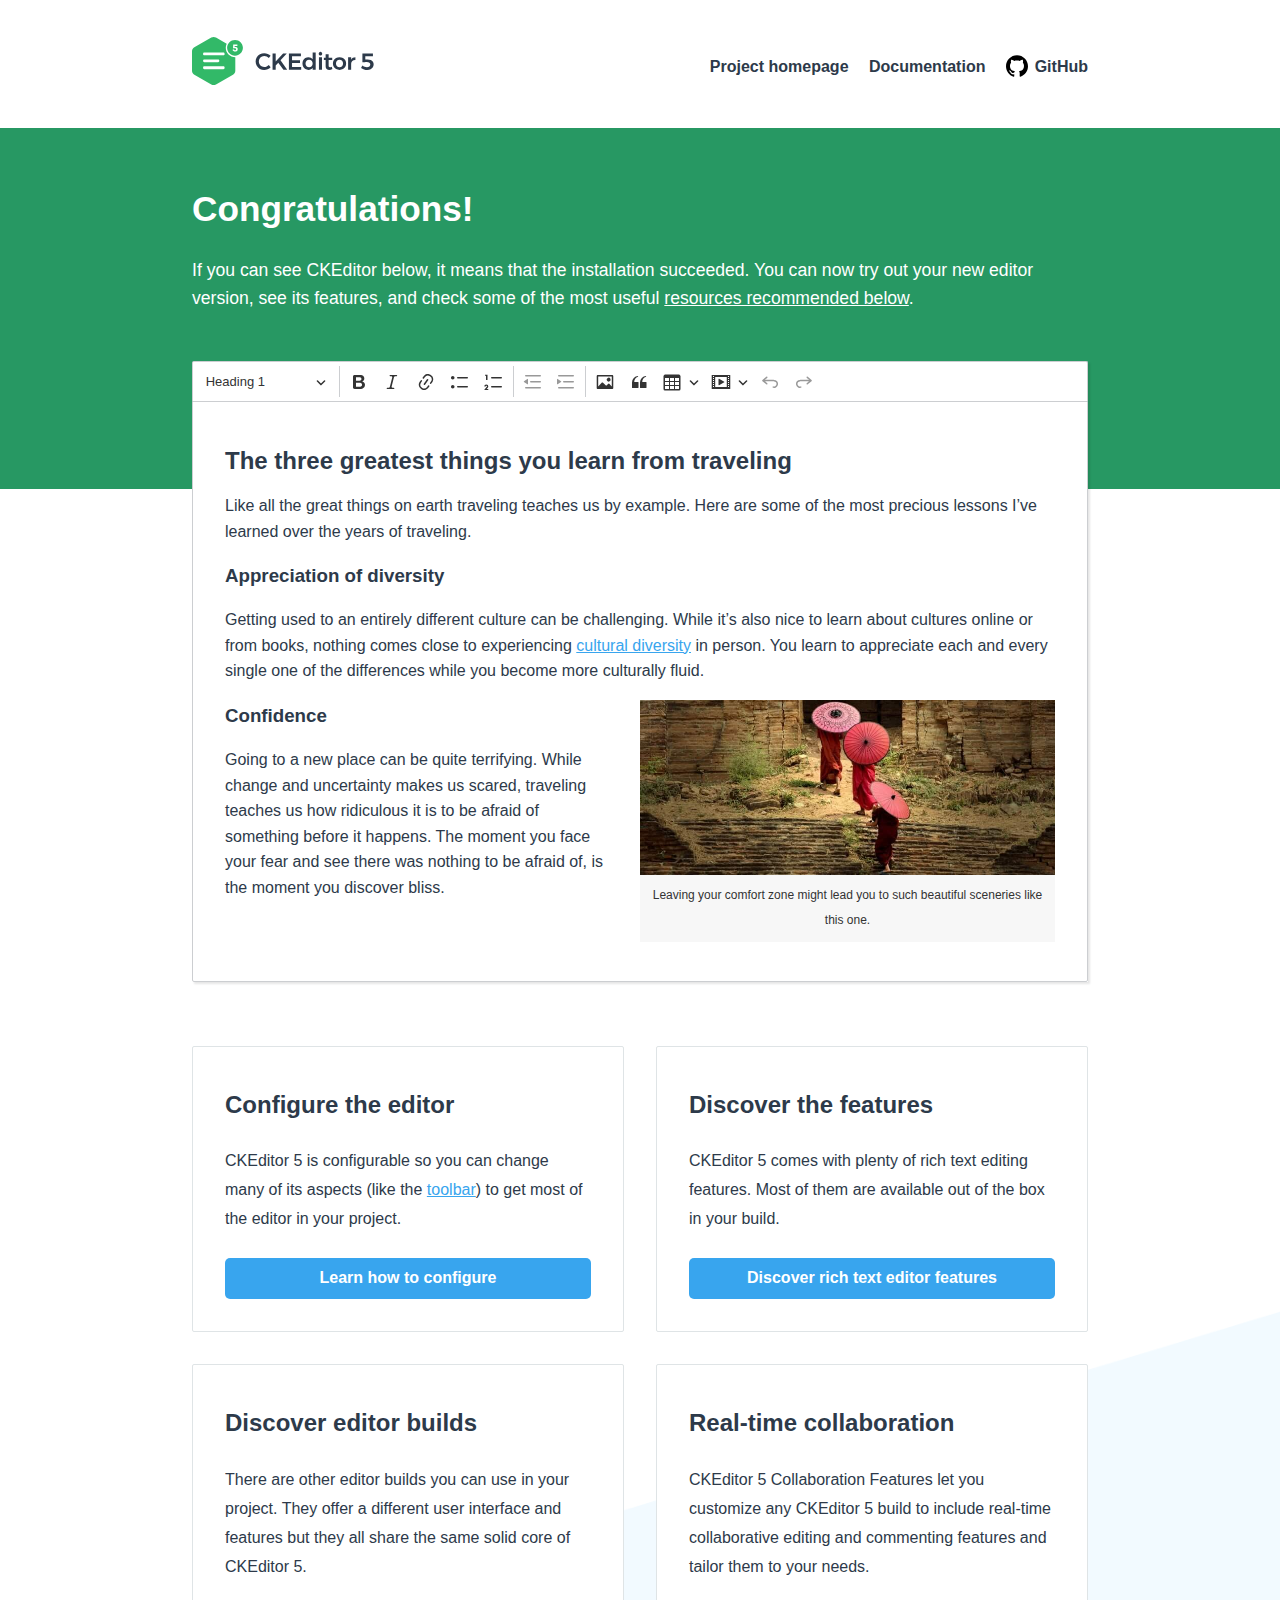
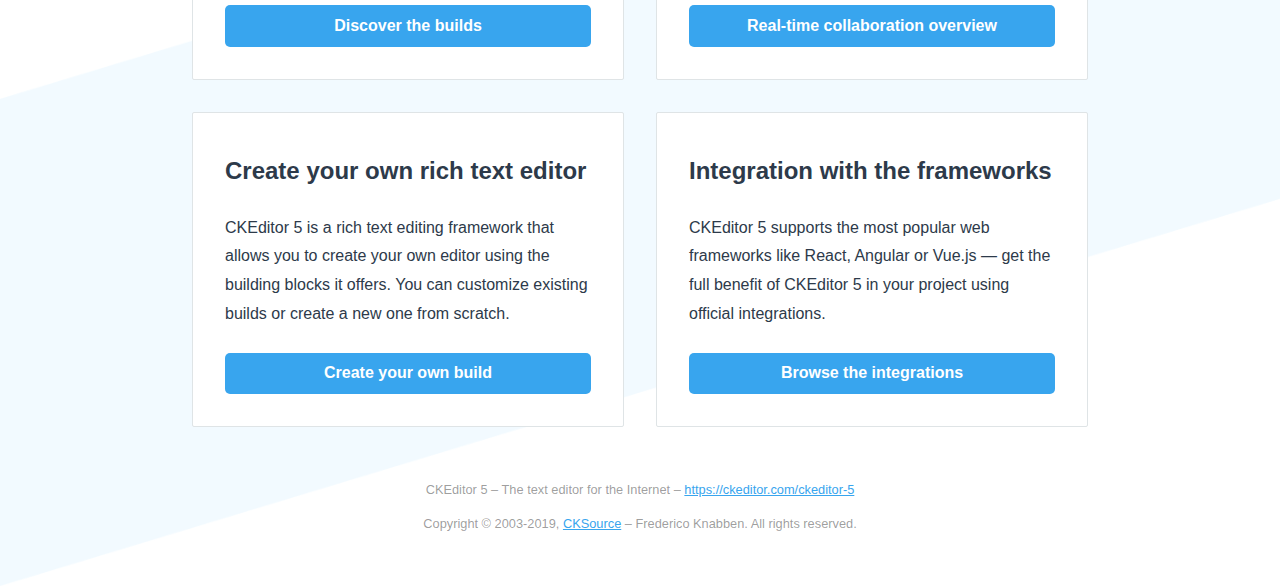
<file: admin/assets/js/ckeditor/index.html>
<!DOCTYPE html>
<!--
Copyright (c) 2003-2019, CKSource - Frederico Knabben. All rights reserved.
For licensing, see LICENSE.md or https://ckeditor.com/legal/ckeditor-oss-license
-->
<html lang="en">
<head>
	<meta charset="utf-8">
	<meta name="viewport" content="width=device-width, initial-scale=1.0, maximum-scale=1.0" />
	<link type="text/css" href="sample/css/sample.css" rel="stylesheet" media="screen" />
	<title>CKEditor 5 – classic editor build sample</title>
</head>
<body>

<header>
	<div class="centered">
		<h1><a href="https://ckeditor.com/ckeditor-5"><img src="sample/img/logo.svg" alt="WYSIWYG editor - CKEditor 5" /></a></h1>

		<input type="checkbox" id="menu-toggle" />
		<label for="menu-toggle"></label>
		  
		<nav>
			<ul>
				<li><a href="https://ckeditor.com/ckeditor-5">Project homepage</a></li>
				<li><a href="https://ckeditor.com/docs/">Documentation</a></li>
				<li><a href="https://github.com/ckeditor/ckeditor5">GitHub</a></li>
			</ul>
		</nav>
	</div>
</header>

<main>
	<div class="message">
		<div class="centered">
			<h1>Congratulations!</h1>

			<p>If you can see CKEditor below, it means that the installation succeeded. You can now try out your new editor version, see its features,
			and check some of the most useful <a href="#references">resources recommended below</a>.</p>
		</div>
	</div>
	<div class="centered">
		<div id="editor">
			<h2>The three greatest things you learn from traveling</h2>

			<p>Like all the great things on earth traveling teaches us by example. Here are some of the most precious lessons I’ve learned over the years of traveling.</p>

			<h3>Appreciation of diversity</h3>

			<p>Getting used to an entirely different culture can be challenging. While it’s also nice to learn about cultures online or from books, nothing comes close to experiencing <a href="https://en.wikipedia.org/wiki/Cultural_diversity">cultural diversity</a> in person. You learn to appreciate each and every single one of the differences while you become more culturally fluid.</p>

			<figure class="image image-style-side"><img src="sample/img/umbrellas.jpg" alt="Three Monks walking on ancient temple.">
				<figcaption>Leaving your comfort zone might lead you to such beautiful sceneries like this one.</figcaption>
			</figure>

			<h3>Confidence</h3>

			<p>Going to a new place can be quite terrifying. While change and uncertainty makes us scared, traveling teaches us how ridiculous it is to be afraid of something before it happens. The moment you face your fear and see there was nothing to be afraid of, is the moment you discover bliss.</p>
		</div>

		<div id="references">
			<section>
				<h2>Configure the editor</h2>
				<p>CKEditor 5 is configurable so you can change many of its aspects (like the <a href="https://ckeditor.com/docs/ckeditor5/latest/builds/guides/integration/configuration.html#toolbar-setup">toolbar</a>) to get most of the editor in your project.</p>
				<p><a href="https://ckeditor.com/docs/ckeditor5/latest/builds/guides/integration/configuration.html">Learn how to configure</a></p>
			</section>

			<section>
				<h2>Discover the features</h2>
				<p>CKEditor 5 comes with plenty of rich text editing features. Most of them are available out of the box in your build.</p>
				<p><a href="https://ckeditor.com/docs/ckeditor5/latest/features/index.html">Discover rich text editor features</a></p>				</section>

			<section>
				<h2>Discover editor builds</h2>
				<p>There are other editor builds you can use in your project. They offer a different user interface and features but they all share the same solid core of CKEditor 5.</p>
				<p><a href="https://ckeditor.com/docs/ckeditor5/latest/builds/guides/overview.html">Discover the builds</a></p>
			</section>

			<section>
				<h2>Real-time collaboration</h2>
				<p>CKEditor 5 Collaboration Features let you customize any CKEditor 5 build to include real-time collaborative editing and commenting features and tailor them to your needs.</p>
				<p><a href="https://ckeditor.com/docs/ckeditor5/latest/features/collaboration/collaboration.html">Real-time collaboration overview</a></p>
			</section>

			<section>
				<h2>Create your own rich text editor</h2>
				<p>CKEditor 5 is a rich text editing framework that allows you to create your own editor using the building blocks it offers. You can customize existing builds or create a new one from scratch.</p>
				<p><a href="https://ckeditor.com/docs/ckeditor5/latest/builds/guides/development/custom-builds.html">Create your own build</a></p>
			</section>

			<section>
				<h2>Integration with the frameworks</h2>
				<p>CKEditor 5 supports the most popular web frameworks like React, Angular or Vue.js &mdash; get the full benefit of CKEditor 5 in your project using official integrations.</p>
				<p><a href="https://ckeditor.com/docs/ckeditor5/latest/builds/guides/integration/frameworks/overview.html">Browse the integrations</a></p>
			</section>	
		</div>
	</div>
</main>

<footer>
	<div>
		<p>CKEditor 5 – The text editor for the Internet – <a href="https://ckeditor.com/ckeditor-5">https://ckeditor.com/ckeditor-5</a></p>
		<p>Copyright © 2003-2019, <a href="https://cksource.com/">CKSource</a> – Frederico Knabben. All rights reserved.</p>
	</div>
</footer>

<script src="ckeditor.js"></script>

<script>
	ClassicEditor
		.create( document.querySelector( '#editor' ), {
			// toolbar: [ 'heading', '|', 'bold', 'italic', 'link' ]
		} )
		.then( editor => {
			window.editor = editor;
		} )
		.catch( err => {
			console.error( err.stack );
		} );
</script>

</body>
</html>
</file>
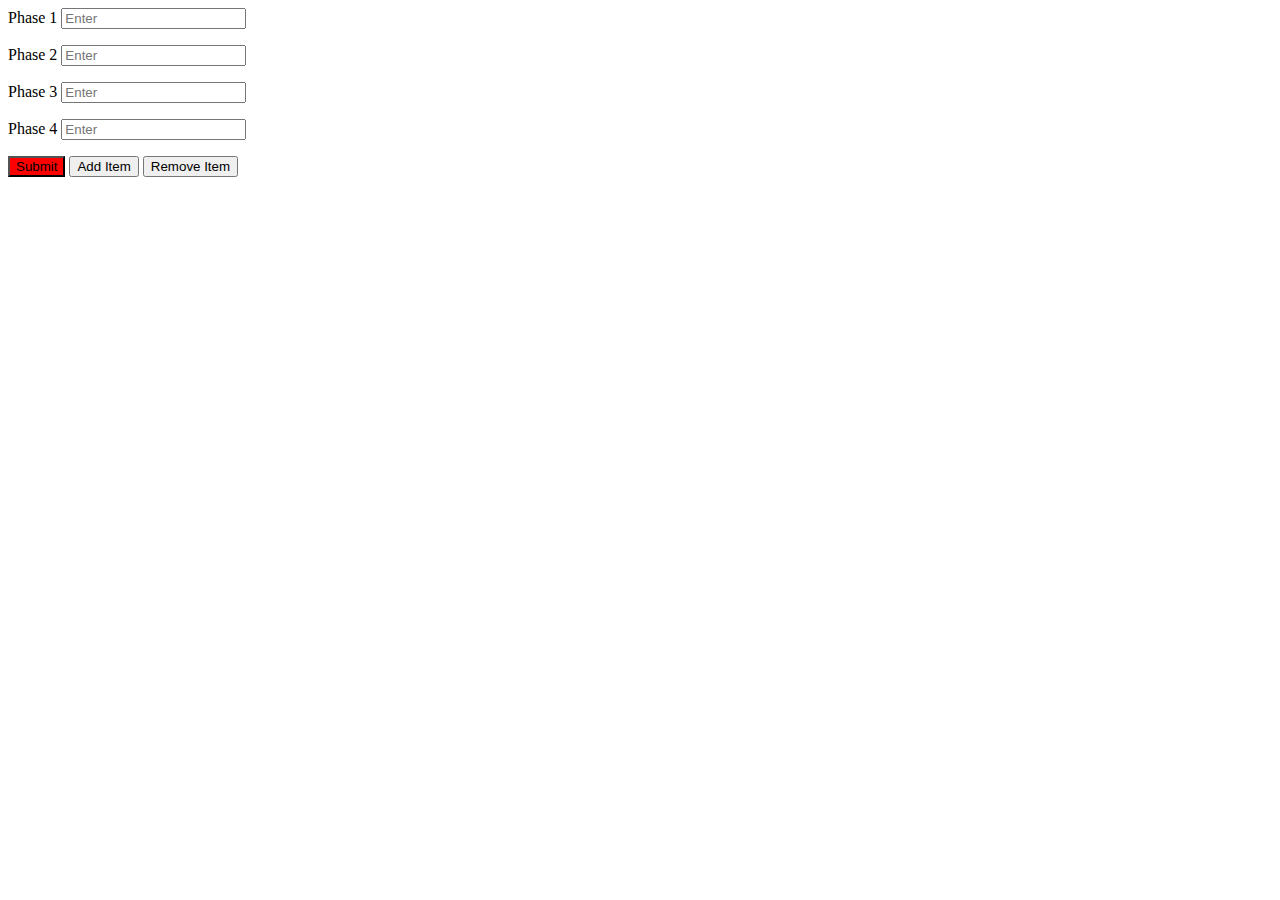
<file: admin/test/test.html>
<!DOCTYPE html>
<html lang="en">

<head>
    <meta charset="UTF-8">
    <meta name="viewport" content="width=device-width, initial-scale=1.0">
    <title>Form Repeater</title>
    <style>
        .form-group {
            margin-bottom: 1rem;
        }
    </style>
</head>

<body>
    <form method="post" id="mainForm">
        <div id="sections">
            <div class="item" id="item1">
                <div class="form-group mb-3">
                    <label for="phase1">Phase 1</label>
                    <input type="text" class="form-control phase" name="item[0][phase1]" aria-describedby="title"
                        placeholder="Enter">
                </div>
                <div class="form-group mb-3">
                    <label for="phase2">Phase 2</label>
                    <input type="text" class="form-control phase" name="item[0][phase2]" aria-describedby="title"
                        placeholder="Enter">
                </div>
                <div class="form-group mb-3">
                    <label for="phase3">Phase 3</label>
                    <input type="text" class="form-control phase" name="item[0][phase3]" aria-describedby="title"
                        placeholder="Enter">
                </div>
                <div class="form-group mb-3">
                    <label for="phase4">Phase 4</label>
                    <input type="text" class="form-control phase" name="item[0][phase4]" aria-describedby="title"
                        placeholder="Enter">
                </div>
            </div>
        </div>
        <button type="button" class="btn float-end" style="background:red;" onclick="submitForm()">Submit</button>
        <button type="button" class="btn float-end" onclick="addSection()">Add Item</button>
        <button type="button" class="btn float-end" onclick="removeSection()">Remove Item</button>
    </form>

    <script>
        function addSection() {
            var sections = document.getElementById('sections');
            var lastItem = sections.lastElementChild.cloneNode(true);
            var newItemId = "item" + (sections.childElementCount + 1);
            lastItem.id = newItemId;
            var inputs = lastItem.querySelectorAll('.phase');
            inputs.forEach(function (input) {
                input.value = '';
                input.name = input.name.replace(/\[(\d+)\]/, function (match, index) {
                    return '[' + (parseInt(index) + 1) + ']';
                });
            });
            sections.appendChild(lastItem);
        }

        function removeSection() {
            var sections = document.getElementById('sections');
            if (sections.childElementCount > 1) {
                sections.lastElementChild.remove();
            }
        }

        function submitForm(e) {
            var formData = new FormData(document.getElementById('mainForm'));
            var data = {};
            for (var pair of formData.entries()) {
                data[pair[0]] = pair[1];
            }
            console.log(data);
        }
    </script>
</body>

</html>
</file>
<file: admin/assets/js/ckeditor/sample/css/sample.css>
/**
 * @license Copyright (c) 2003-2019, CKSource - Frederico Knabben. All rights reserved.
 * For licensing, see LICENSE.md or https://ckeditor.com/legal/ckeditor-oss-license
 */

:root {
	--ck-sample-base-spacing: 2em;
	--ck-sample-color-white: #fff;
	--ck-sample-color-green: #279863;
}

body, html {
	padding: 0;
	margin: 0;

	font-family: sans-serif, Arial, Verdana, "Trebuchet MS", "Apple Color Emoji", "Segoe UI Emoji", "Segoe UI Symbol";
	font-size: 16px;
	line-height: 22px;
}

body {
	height: 100%;
	color: #2D3A4A;
	background-image: url(../img/bg.png);
	background-repeat: no-repeat;
	background-position: 50% 100%;
	background-size: 100% auto;
}

body * {
	box-sizing: border-box;
}

a {
	color: #38A5EE;
}

abbr {
	border-bottom: 1px dotted #333;
	text-decoration: none;
}

.centered {
	max-width: 960px;
	margin: 0 auto;
	padding: 0 var(--ck-sample-base-spacing);
}

/* --------- HEADER ---------------------------------------------------------------------------- */

header .centered {
	display: flex;
	flex-flow: row nowrap;
	justify-content: space-between;
	align-items: center;
	min-height: 8em;
}

header h1 {
	margin: 0;
	font-size: 1em;
	display: inline-block;
}

header h1 a {
	display: inline-block;
	line-height: 0;
}

header h1 img {
	height: 3em;
}

header nav ul {
	margin: 0;
	padding: 0;
	list-style-type: none;
}

header nav ul li {
	display: inline-block;
}

header nav ul li + li {
	margin-left: 1em;
}

header nav ul li a {
	font-weight: bold;
	text-decoration: none;
	color: #2D3A4A;
}

header nav ul li a:hover {
	text-decoration: underline;
}

header nav ul li:last-child a::before {
	content: url(../img/github.svg);
	width: 1.4em;
	height: 1.4em;
	display: inline-block;
	margin-right: .4em;
	position: relative;
	top: .3em;
}

header input {
	display: none;
}

header label {
	display: none;
}

/* --------- MAIN ------------------------------------------------------------------------------- */

main .message {
	padding: 0 0 var(--ck-sample-base-spacing);
	background: var(--ck-sample-color-green);
	color: var(--ck-sample-color-white);
}

main .message::after {
	content: "";
	z-index: -1;
	display: block;
	height: 10em;
	width: 100%;
	background: var(--ck-sample-color-green);
	position: absolute;
	left: 0;
}

main .message h1 {
	padding-top: var(--ck-sample-base-spacing);
	margin: 0 0 1em;
	font-size: 2.2em;
}

main .message p {
	font-size: 1.1em;
	line-height: 1.6em;
}

main .message p a {
	color: var(--ck-sample-color-white);
}

main #editor {
	background: var(--ck-sample-color-white);
	box-shadow: 2px 2px 2px rgba(0,0,0,.1);
	border: 1px solid #DFE4E6;			
	border-bottom-color: #cdd0d2;
	border-right-color: #cdd0d2;
}

main .ck.ck-editor {
	box-shadow: 2px 2px 2px rgba(0,0,0,.1);
}

main .ck.ck-content {
	font-size: 1em;
	line-height: 1.6em;
	margin-bottom: 0.8em;
	min-height: 200px;
	padding: 1.5em 2em;
}

main #references {
	margin: 4em 0 var(--ck-sample-base-spacing);
	display: grid;
	grid-template-columns: repeat( auto-fit, minmax(320px, 1fr) );
	grid-gap: var(--ck-sample-base-spacing);
}

main #references > section {
	background: var(--ck-sample-color-white);
	border-radius: 2px;
	border: 1px solid #DFE4E6;			
	padding: var(--ck-sample-base-spacing);
	line-height: 1.8em;

	display: flex;
	flex-flow: column nowrap;
	justify-content: space-between;
}

main #references > section h2 {
	margin: .5em 0;
}

main #references > section p:first-of-type {
	flex: 1 0 auto;
}

main #references > section p:last-child {
	margin: calc(.25*var(--ck-sample-base-spacing)) 0 0;
}

main #references > section p:last-child a {
	background: #38A5EE;
	border-radius: 5px;
	padding: .4em 1em;
	color: var(--ck-sample-color-white);
	text-decoration: none;
	font-weight: bold;
	display: block;
	text-align: center;
}

main #references > section p:last-child a:hover {
	background: #218cd4;
}

/* --------- MAIN / DOCUMENT EDITOR --------------------------------------------------------------- */

main .document-editor {
	border: 1px solid #DFE4E6;
	border-bottom-color: #cdd0d2;
	border-right-color: #cdd0d2;
	border-radius: 2px;
	max-height: 700px;
	display: flex;
	flex-flow: column nowrap;
	box-shadow: 2px 2px 2px rgba(0,0,0,.1);
}

main .toolbar-container {
	z-index: 1;
	position: relative;
	box-shadow: 2px 2px 1px rgba(0,0,0,.05);
}

main .toolbar-container .ck.ck-toolbar {
	border-top-width: 0;
	border-left-width: 0;
	border-right-width: 0;
	border-radius: 0;
}

main .content-container {
	padding: var(--ck-sample-base-spacing);
	background: #eee;
	overflow-y: scroll;
}

main .content-container #editor {
	border-top-left-radius: 0;
	border-top-right-radius: 0;

	width: 15.8cm;
	min-height: 21cm;
	padding: 1cm 1cm 2cm;
	margin: 0 auto;
	box-shadow: 2px 2px 1px rgba(0,0,0,.05);
}

/* --------- FOOTER ------------------------------------------------------------------------------- */

footer {
	margin: calc(2*var(--ck-sample-base-spacing)) var(--ck-sample-base-spacing);
	font-size: .8em;
	text-align: center;
	color: rgba(0,0,0,.4);
}

/* --------- RWD ------------------------------------------------------------------------------- */

@media (max-width: 900px) {
	header .centered {
		padding-top: var(--ck-sample-base-spacing);
		padding-bottom: var(--ck-sample-base-spacing);
		flex-flow: column nowrap;
		align-items: stretch;
		min-height: unset;
	}

	header h1 {
		text-align: center;
		margin-bottom: var(--ck-sample-base-spacing);
	}

	header nav ul {
		text-align: center;
	}
}

@media (max-width: 600px) {
	header .centered {
		padding-left: 0;
		padding-right: 0;
	}

	header nav {
		position: absolute;
		top: 0;
		left: 0;
		right: 0;		
		background: #fff;
		padding: 1em 0;
		transition: all .4s ease-out;
		transform: translateY(-100%);
		overflow: hidden;
	}

	header h1 {
		margin: 0;
	}

	header nav ul li {
		display: block;
		line-height: 3em;
		margin-bottom: 1px;
	}

	header nav ul li a {
		display: block;
	}

	header nav ul li a:hover {
		background: #eee;
	}

	header nav ul li + li {
		margin-left: 0;
	}

	header label {
		display: block;
		color: #fff;
		width: 40px;
		height: 40px;
		position: absolute;
		top: 10px;
		left: 10px;
		z-index: 1;
		transition: transform .2s ease-out;
		transform: rotate(0deg);
		background: url([data-uri]) center center no-repeat;
	}

	header input:checked ~ nav {
		transform: translateY(0%);
		box-shadow: 0 3px 3px rgba(0,0,0,.1);		
	}

	header input:checked ~ label {
		background-image: url([data-uri]);
		transform: rotate(180deg);
	}

	main #references {
		grid-template-columns: repeat( auto-fit, minmax(240px, 1fr) );
	}
}
</file>
